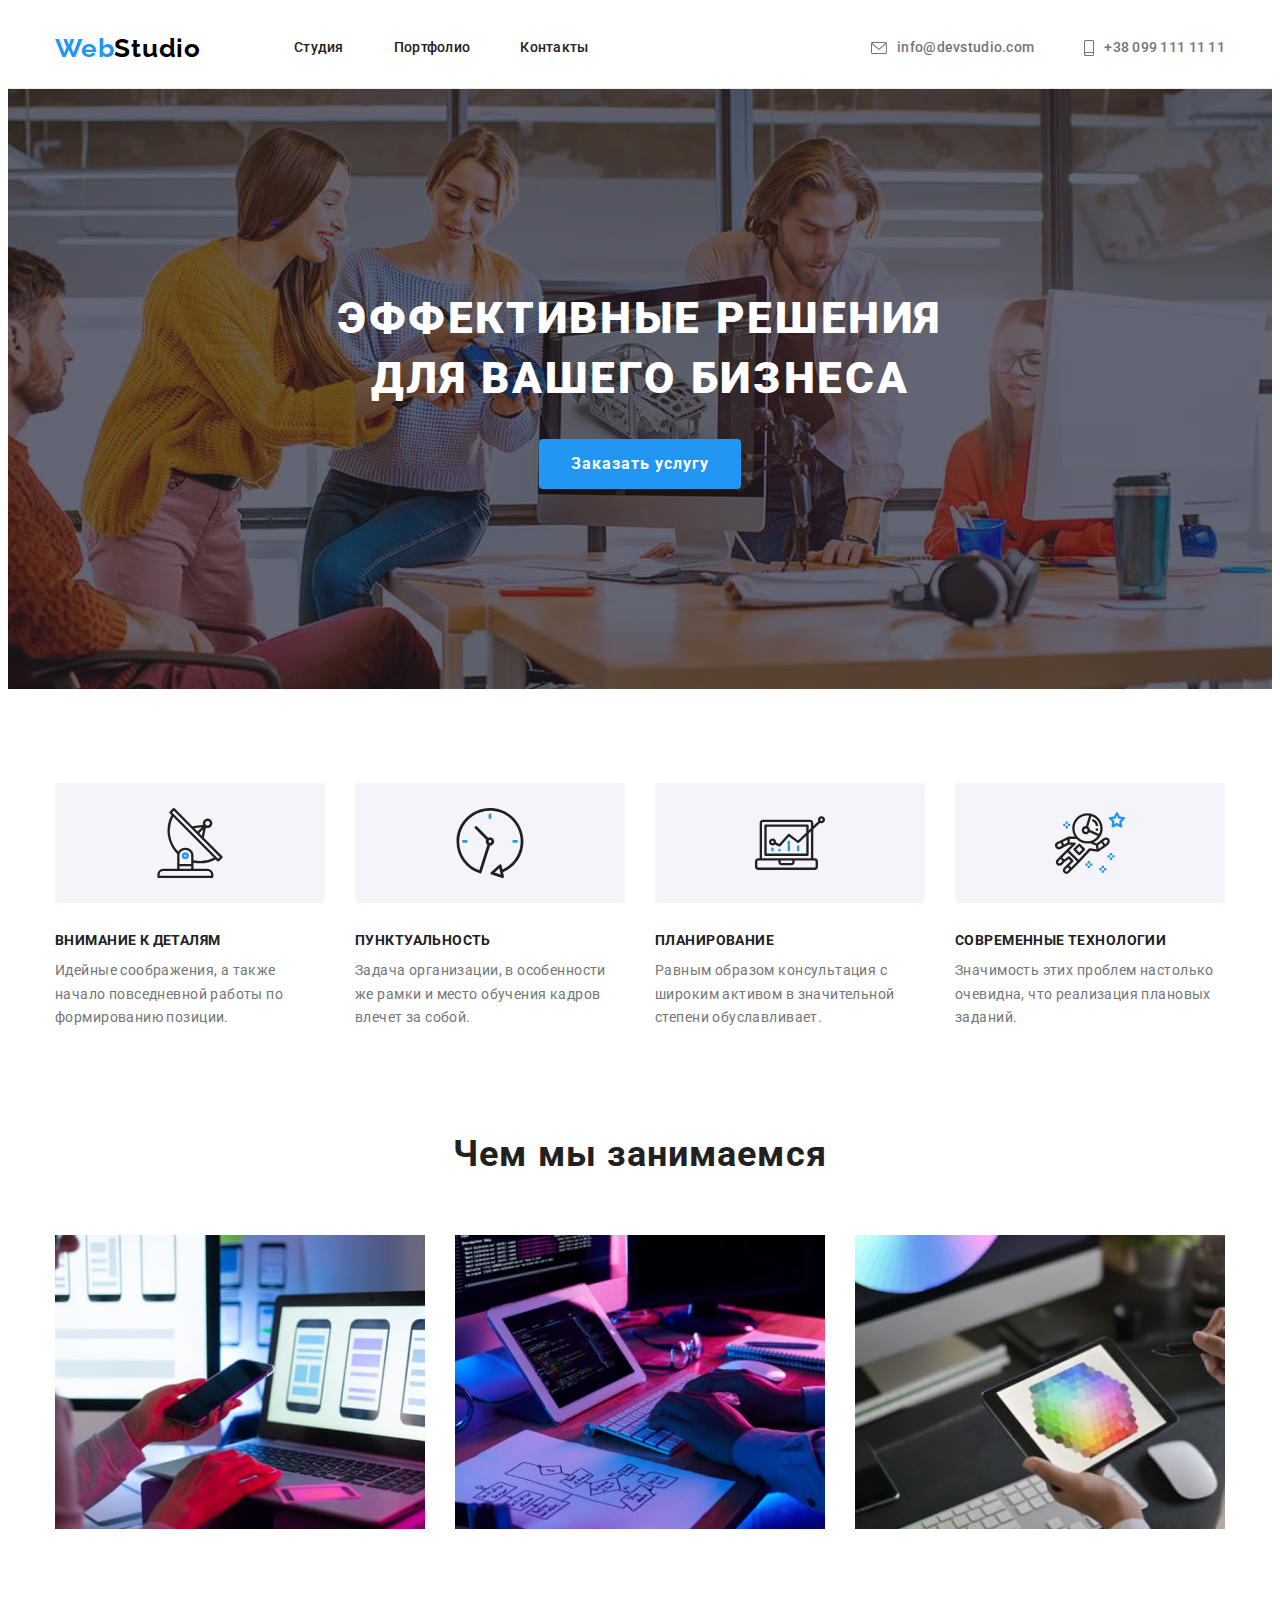
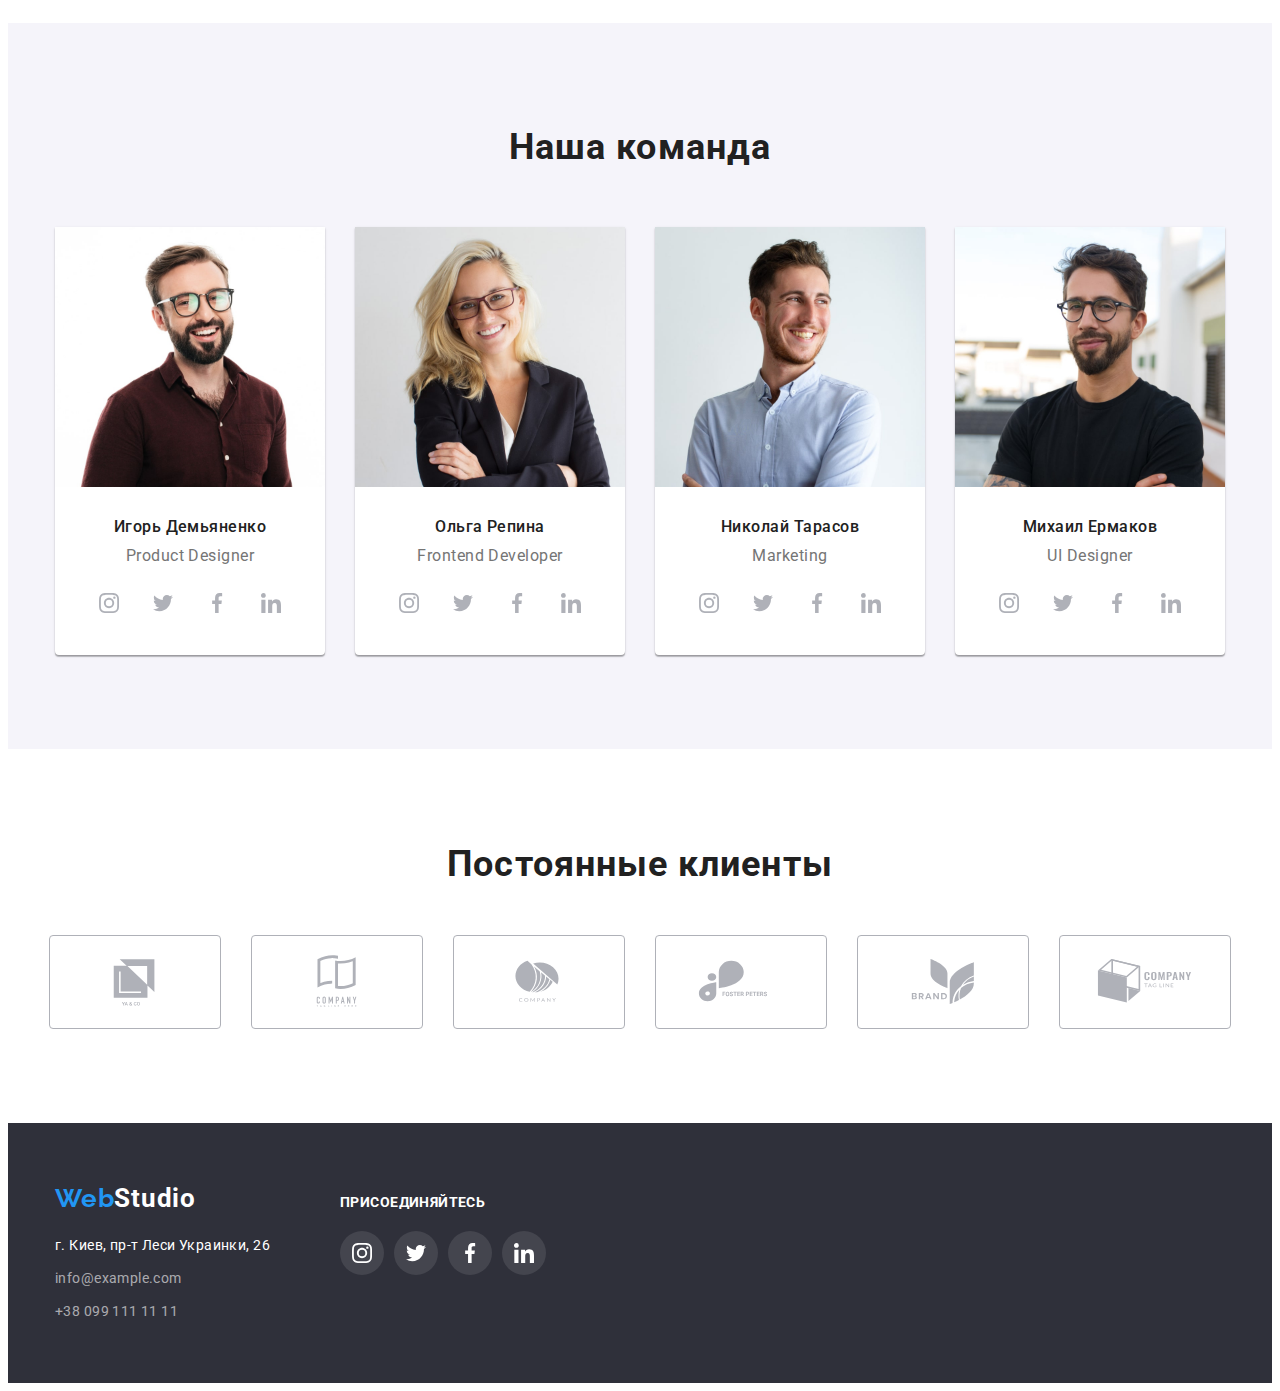
<file: index.html>
<!DOCTYPE html>
<html lang="ru">
  <head>
    <meta charset="UTF-8" />
    <meta http-equiv="X-UA-Compatible" content="IE=edge" />
    <meta name="viewport" content="width=device-width, initial-scale=1.0" />
    <title>Document</title>
    <link rel="preconnect" href="https://fonts.googleapis.com" />
    <link rel="preconnect" href="https://fonts.gstatic.com" crossorigin />
    <link
      href="https://fonts.googleapis.com/css2?family=Raleway:wght@700&family=Roboto:wght@400;500;700;900&display=swap"
      rel="stylesheet"
    />
    <link
      rel="stylesheet"
      href="https://cdnjs.cloudflare.com/ajax/libs/modern-normalize/1.1.0/modern-normalize.min.css"
      integrity="sha512-wpPYUAdjBVSE4KJnH1VR1HeZfpl1ub8YT/NKx4PuQ5NmX2tKuGu6U/JRp5y+Y8XG2tV+wKQpNHVUX03MfMFn9Q=="
      crossorigin="anonymous"
      referrerpolicy="no-referrer"
    />
    <link rel="stylesheet" href="./css/styles.css" />
  </head>
  <body>
    <!-- header -->
    <header class="header">
      <div class="container header-main">
        <a class="header-logo-secondary link" href="./index.html"
          ><span class="header-logo-main">Web</span>Studio</a
        >
        <nav class="header-navigation">
          <ul class="header-list list">
            <li class="header-item">
              <a class="header-link link" href="./index.html">Студия</a>
            </li>
            <li class="header-item">
              <a class="header-link link" href="./portfolio.html">Портфолио</a>
            </li>
            <li class="header-item"><a class="header-link link" href="">Контакты</a></li>
          </ul>
        </nav>
        <ul class="header-contacts list">
          <li class="item">
            <a class="header-mail link" href="mailto:info@devstudio.com">
              <svg class="header-contacts-icon svg-aktiv" width="16" height="12">
                <use href="./images/symbol-defs.svg#icon-mail"></use>
              </svg>
              info@devstudio.com</a
            >
          </li>
          <li class="item">
            <a class="header-tel link" href="tel:+380991111111">
              <svg class="header-contacts-icon svg-aktiv" width="10" height="16">
                <use href="./images/symbol-defs.svg#icon-smartphone"></use>
              </svg>
              +38 099 111 11 11</a
            >
          </li>
        </ul>
      </div>
    </header>
    <main>
      <!-- герой -->
      <section class="hero">
        <h1 class="hero-title">Эффективные решения для вашего бизнеса</h1>
        <button class="hero-btn" type="button">Заказать услугу</button>
      </section>
      <!-- особености -->
      <section class="dignity section">
        <div class="container">
          <h2 hidden>особености</h2>
          <ul class="dignity-list list">
            <li class="dignity-item">
              <div class="thumb">
                <svg class="dignity-item-icon svg" width="70" height="70">
                  <use href="./images/symbol-defs.svg#icon-antenna"></use>
                </svg>
              </div>
              <h3 class="dignity-title">Внимание к деталям</h3>
              <p class="dignity-text">
                Идейные соображения, а также начало повседневной работы по формированию позиции.
              </p>
            </li>
            <li class="dignity-item">
              <div class="thumb">
                <svg class="dignity-item-icon svg" width="70" height="70">
                  <use href="./images/symbol-defs.svg#icon-clock"></use>
                </svg>
              </div>
              <h3 class="dignity-title">Пунктуальность</h3>
              <p class="dignity-text">
                Задача организации, в особенности же рамки и место обучения кадров влечет за собой.
              </p>
            </li>
            <li class="dignity-item">
              <div class="thumb">
                <svg class="dignity-item-icon svg" width="70" height="70">
                  <use href="./images/symbol-defs.svg#icon-diagram"></use>
                </svg>
              </div>
              <h3 class="dignity-title">Планирование</h3>
              <p class="dignity-text">
                Равным образом консультация с широким активом в значительной степени обуславливает.
              </p>
            </li>
            <li class="dignity-item">
              <div class="thumb">
                <svg class="dignity-item-icon svg" width="70" height="70">
                  <use href="./images/symbol-defs.svg#icon-astronaut"></use>
                </svg>
              </div>
              <h3 class="dignity-title">Современные технологии</h3>
              <p class="dignity-text">
                Значимость этих проблем настолько очевидна, что реализация плановых заданий.
              </p>
            </li>
          </ul>
        </div>
      </section>
      <!-- Чем мы занимаемся -->
      <section class="doing section">
        <div class="container">
          <h2 class="doing-title">Чем мы занимаемся</h2>
          <ul class="doing-list list">
            <li class="doing-item">
              <img
                class="doing-img"
                src="./images/img2.jpg"
                alt="набор алгоритма на компьютере"
                width="370"
                height="294"
              />
            </li>
            <li class="doing-item">
              <img
                class="doing-img"
                src="./images/img1.jpg"
                alt="разработка мобильного приложения"
                width="370"
                height="294"
              />
            </li>
            <li class="doing-item">
              <img
                class="doing-img"
                src="./images/img3.jpg"
                alt="дизайн на планшете"
                width="370"
                height="294"
              />
            </li>
          </ul>
        </div>
      </section>
      <!-- Наша команда -->
      <section class="command section">
        <div class="container">
          <h2 class="command-title">Наша команда</h2>
          <ul class="command-list list">
            <li class="command-item">
              <img
                class="command-item-img"
                src="./images/photo1.jpg "
                alt="Игорь Демьяненко"
                width="270"
                height="260"
              />
              <div class="command-item-box">
                <h3 class="command-item-title">Игорь Демьяненко</h3>
                <p class="command-item-text" lang="en">Product Designer</p>
                <ul class="command-contacts-list">
                  <li class="command-contacts-item">
                    <div class="command-thumb-icon">
                      <a class="command-thumb-link" href="https://www.instagram.com">
                        <svg class="command-item-icon svg" width="20" height="20">
                          <use href="./images/symbol-defs.svg#icon-instagram"></use>
                        </svg>
                      </a>
                    </div>
                  </li>
                  <li class="command-contacts-item">
                    <div class="command-thumb-icon">
                      <a class="command-thumb-link" href="https://twitter.com">
                        <svg class="command-item-icon svg" width="20" height="20">
                          <use href="./images/symbol-defs.svg#icon-twitter"></use>
                        </svg>
                      </a>
                    </div>
                  </li>
                  <li class="command-contacts-item">
                    <div class="command-thumb-icon">
                      <a class="command-thumb-link" href="https://www.facebook.com">
                        <svg class="command-item-icon svg" width="20" height="20">
                          <use href="./images/symbol-defs.svg#icon-facebook"></use>
                        </svg>
                      </a>
                    </div>
                  </li>
                  <li class="command-contacts-item">
                    <div class="command-thumb-icon">
                      <a class="command-thumb-link" href="https://www.instagram.com">
                        <svg class="command-item-icon svg" width="20" height="20">
                          <use href="./images/symbol-defs.svg#icon-linkedin"></use>
                        </svg>
                      </a>
                    </div>
                  </li>
                </ul>
              </div>
            </li>
            <li class="command-item">
              <img
                class="command-item-img"
                src="./images/photo2.jpg "
                alt="Ольга Репина"
                width="270"
                height="260"
              />
              <div class="command-item-box">
                <h3 class="command-item-title">Ольга Репина</h3>
                <p class="command-item-text" lang="en">Frontend Developer</p>
                <ul class="command-contacts-list">
                  <li class="command-contacts-item">
                    <div class="command-thumb-icon">
                      <a class="command-thumb-link" href="https://www.instagram.com">
                        <svg class="command-item-icon svg" width="20" height="20">
                          <use href="./images/symbol-defs.svg#icon-instagram"></use>
                        </svg>
                      </a>
                    </div>
                  </li>
                  <li class="command-contacts-item">
                    <div class="command-thumb-icon">
                      <a class="command-thumb-link" href="https://twitter.com">
                        <svg class="command-item-icon svg" width="20" height="20">
                          <use href="./images/symbol-defs.svg#icon-twitter"></use>
                        </svg>
                      </a>
                    </div>
                  </li>
                  <li class="command-contacts-item">
                    <div class="command-thumb-icon">
                      <a class="command-thumb-link" href="https://www.facebook.com">
                        <svg class="command-item-icon svg" width="20" height="20">
                          <use href="./images/symbol-defs.svg#icon-facebook"></use>
                        </svg>
                      </a>
                    </div>
                  </li>
                  <li class="command-contacts-item">
                    <div class="command-thumb-icon">
                      <a class="command-thumb-link" href="https://www.instagram.com">
                        <svg class="command-item-icon svg" width="20" height="20">
                          <use href="./images/symbol-defs.svg#icon-linkedin"></use>
                        </svg>
                      </a>
                    </div>
                  </li>
                </ul>
              </div>
            </li>
            <li class="command-item">
              <img
                class="command-item-img"
                src="./images/photo3.jpg "
                alt="Николай Тарасов"
                width="270"
                height="260"
              />
              <div class="command-item-box">
                <h3 class="command-item-title">Николай Тарасов</h3>
                <p class="command-item-text" lang="en">Marketing</p>
                <ul class="command-contacts-list">
                  <li class="command-contacts-item">
                    <div class="command-thumb-icon">
                      <a class="command-thumb-link" href="https://www.instagram.com">
                        <svg class="command-item-icon svg" width="20" height="20">
                          <use href="./images/symbol-defs.svg#icon-instagram"></use>
                        </svg>
                      </a>
                    </div>
                  </li>
                  <li class="command-contacts-item">
                    <div class="command-thumb-icon">
                      <a class="command-thumb-link" href="https://twitter.com">
                        <svg class="command-item-icon svg" width="20" height="20">
                          <use href="./images/symbol-defs.svg#icon-twitter"></use>
                        </svg>
                      </a>
                    </div>
                  </li>
                  <li class="command-contacts-item">
                    <div class="command-thumb-icon">
                      <a class="command-thumb-link" href="https://www.facebook.com">
                        <svg class="command-item-icon svg" width="20" height="20">
                          <use href="./images/symbol-defs.svg#icon-facebook"></use>
                        </svg>
                      </a>
                    </div>
                  </li>
                  <li class="command-contacts-item">
                    <div class="command-thumb-icon">
                      <a class="command-thumb-link" href="https://www.instagram.com">
                        <svg class="command-item-icon svg" width="20" height="20">
                          <use href="./images/symbol-defs.svg#icon-linkedin"></use>
                        </svg>
                      </a>
                    </div>
                  </li>
                </ul>
              </div>
            </li>
            <li class="command-item">
              <img
                class="command-item-img"
                src="./images/photo4.jpg "
                alt="Михаил Ермаков"
                width="270"
                height="260"
              />
              <div class="command-item-box">
                <h3 class="command-item-title">Михаил Ермаков</h3>
                <p class="command-item-text" lang="en">UI Designer</p>
                <ul class="command-contacts-list">
                  <li class="command-contacts-item">
                    <div class="command-thumb-icon">
                      <a class="command-thumb-link" href="https://www.instagram.com">
                        <svg class="command-item-icon svg" width="20" height="20">
                          <use href="./images/symbol-defs.svg#icon-instagram"></use>
                        </svg>
                      </a>
                    </div>
                  </li>
                  <li class="command-contacts-item">
                    <div class="command-thumb-icon">
                      <a class="command-thumb-link" href="https://twitter.com">
                        <svg class="command-item-icon svg" width="20" height="20">
                          <use href="./images/symbol-defs.svg#icon-twitter"></use>
                        </svg>
                      </a>
                    </div>
                  </li>
                  <li class="command-contacts-item">
                    <div class="command-thumb-icon">
                      <a class="command-thumb-link" href="https://www.facebook.com">
                        <svg class="command-item-icon svg" width="20" height="20">
                          <use href="./images/symbol-defs.svg#icon-facebook"></use>
                        </svg>
                      </a>
                    </div>
                  </li>
                  <li class="command-contacts-item">
                    <div class="command-thumb-icon">
                      <a class="command-thumb-link" href="https://www.instagram.com">
                        <svg class="command-item-icon svg" width="20" height="20">
                          <use href="./images/symbol-defs.svg#icon-linkedin"></use>
                        </svg>
                      </a>
                    </div>
                  </li>
                </ul>
              </div>
            </li>
          </ul>
        </div>
      </section>
      <!-- Постоянные клиенты -->
      <section class="section">
        <div class="container">
          <h2 class="clients-title">Постоянные клиенты</h2>
          <ul class="clients-list">
            <li class="clients-item">
              <a href="" class="clients-link">
                <svg class="clients-logo" width="106" height="60">
                  <use href="./images/symbol-defs.svg#icon-logo1"></use>
                </svg>
              </a>
            </li>
            <li class="clients-item">
              <a href="" class="clients-link">
                <svg class="clients-logo" width="106" height="60">
                  <use href="./images/symbol-defs.svg#icon-logo2"></use>
                </svg>
              </a>
            </li>
            <li class="clients-item">
              <a href="" class="clients-link">
                <svg class="clients-logo" width="106" height="60">
                  <use href="./images/symbol-defs.svg#icon-logo3"></use>
                </svg>
              </a>
            </li>
            <li class="clients-item">
              <a href="" class="clients-link">
                <svg class="clients-logo" width="106" height="60">
                  <use href="./images/symbol-defs.svg#icon-logo4"></use>
                </svg>
              </a>
            </li>
            <li class="clients-item">
              <a href="" class="clients-link">
                <svg class="clients-logo" width="106" height="60">
                  <use href="./images/symbol-defs.svg#icon-logo5"></use>
                </svg>
              </a>
            </li>
            <li class="clients-item">
              <a href="" class="clients-link">
                <svg class="clients-logo" width="106" height="60">
                  <use href="./images/symbol-defs.svg#icon-logo6"></use>
                </svg>
              </a>
            </li>
          </ul>
        </div>
      </section>
    </main>
    <!-- footer -->
    <footer class="footer">
      <div class="footer-cont container">
        <div class="footer-address">
          <a class="footer-logo-secondary link" href="./index.html"
            ><span class="footer-logo-main">Web</span>Studio</a
          >
          <ul class="footer-list list">
            <li class="footer-item">
              <a
                class="footer-link link"
                href="https://goo.gl/maps/hm23kZoBvh1uXd2n6"
                target="_blank"
                rel="noopener noreferrer"
                >г. Киев, пр-т Леси Украинки, 26</a
              >
            </li>
            <li class="footer-item">
              <a class="footer-mail link" href="mailto:info@example.com">info@example.com</a>
            </li>
            <li class="footer-item">
              <a class="footer-tel link" href="tel:+380991111111">+38 099 111 11 11</a>
            </li>
          </ul>
        </div>
        <div class="footer-social">
          <h3 class="footer-social-title">присоединяйтесь</h3>
          <ul class="footer-social-list">
            <li class="footer-social-item">
              <div class="footer-social-icon">
                <a class="footer-social-link" href="https://www.instagram.com">
                  <svg class="footer-social-icon svg" width="20" height="20">
                    <use href="./images/symbol-defs.svg#icon-instagram"></use>
                  </svg>
                </a>
              </div>
            </li>
            <li class="footer-social-item">
              <div class="footer-social-icon">
                <a class="footer-social-link" href="https://twitter.com">
                  <svg class="footer-social-icon svg" width="20" height="20">
                    <use href="./images/symbol-defs.svg#icon-twitter"></use>
                  </svg>
                </a>
              </div>
            </li>
            <li class="footer-social-item">
              <div class="footer-social-icon">
                <a class="footer-social-link" href="https://www.facebook.com">
                  <svg class="footer-social-icon svg" width="20" height="20">
                    <use href="./images/symbol-defs.svg#icon-facebook"></use>
                  </svg>
                </a>
              </div>
            </li>
            <li class="footer-social-item">
              <div class="footer-social-icon">
                <a class="footer-social-link" href="https://www.instagram.com">
                  <svg class="footer-social-icon svg" width="20" height="20">
                    <use href="./images/symbol-defs.svg#icon-linkedin"></use>
                  </svg>
                </a>
              </div>
            </li>
          </ul>
        </div>
      </div>
    </footer>
  </body>
</html>
</file>
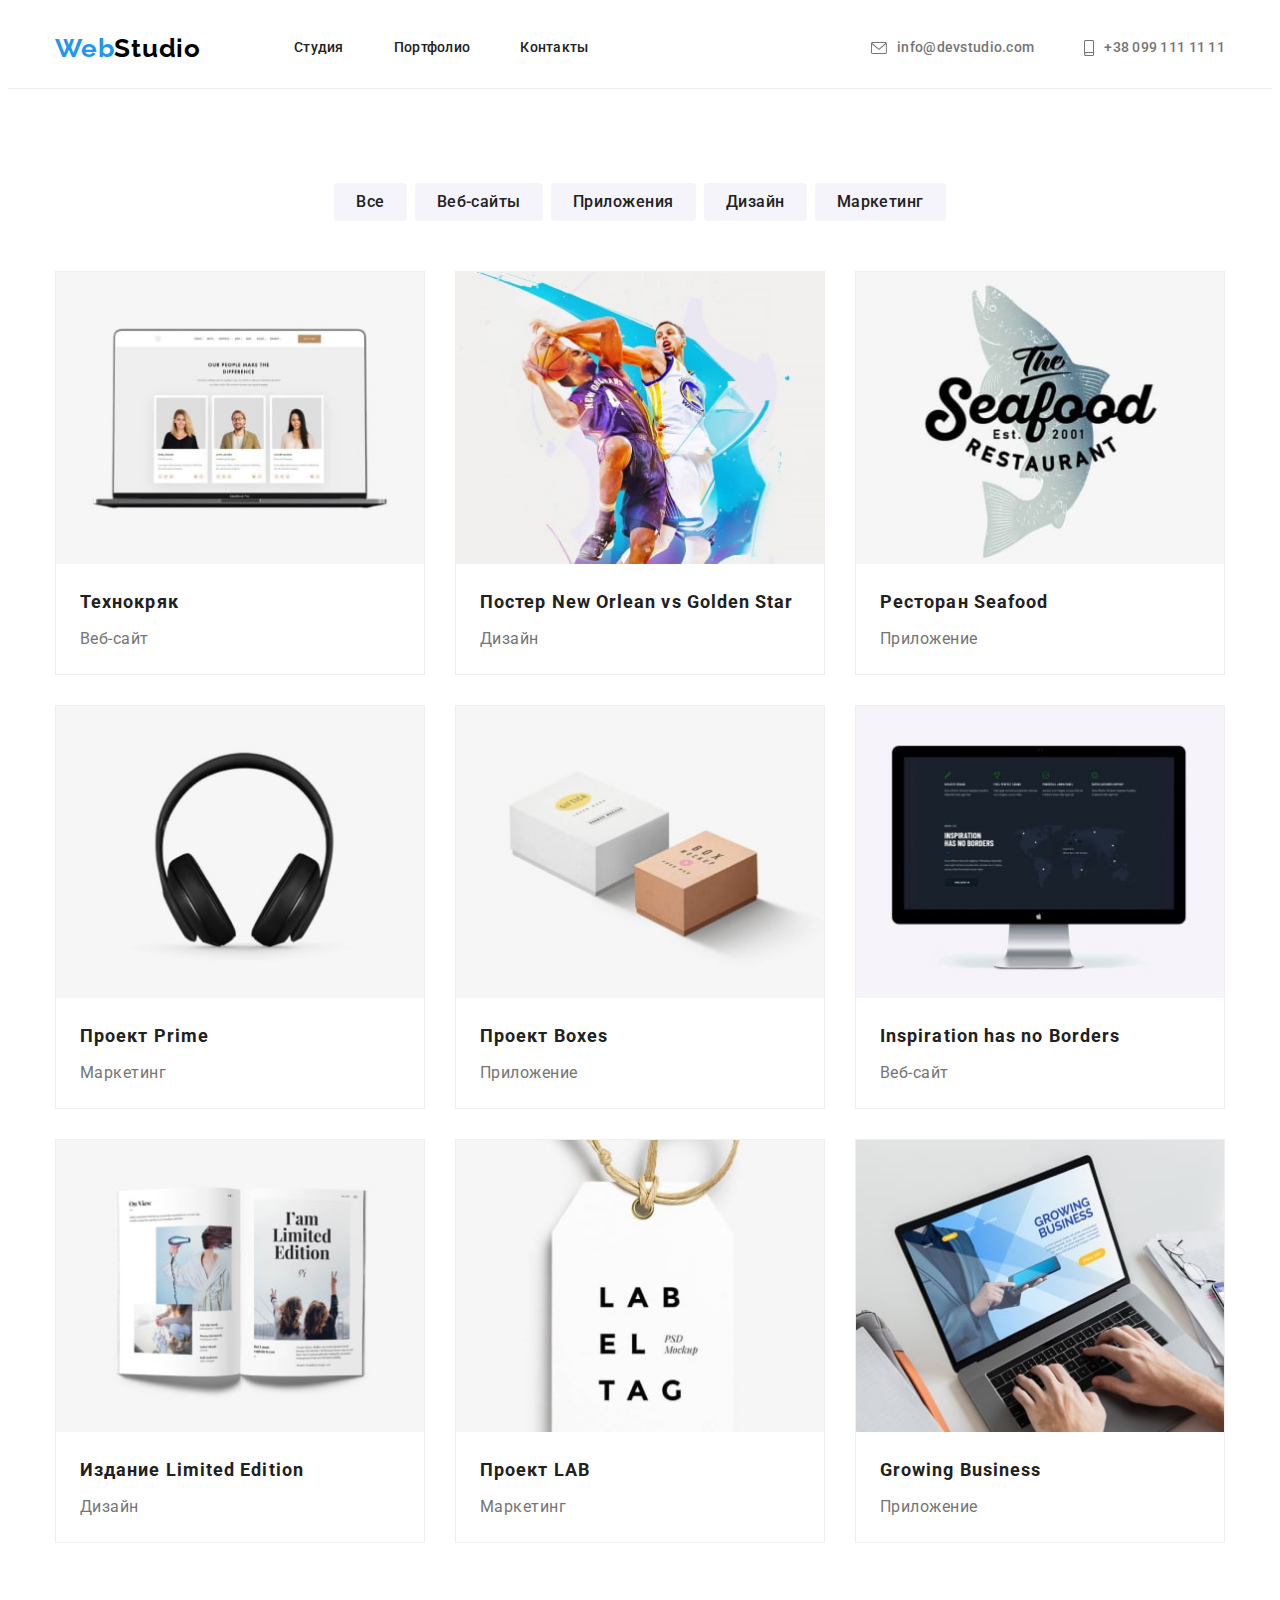
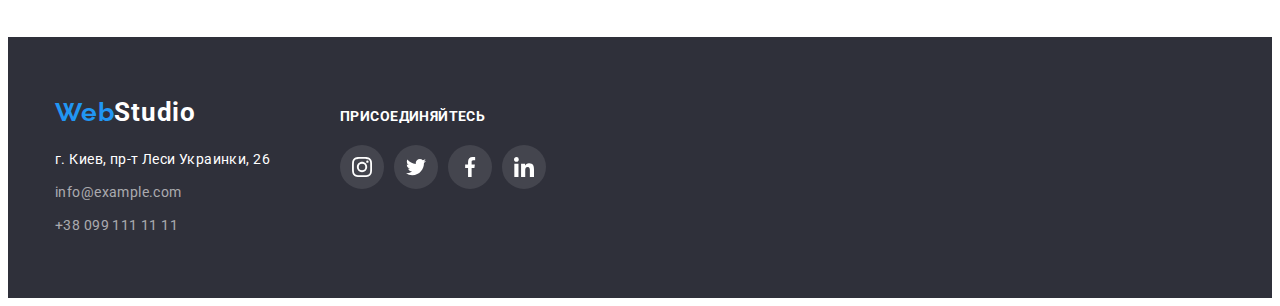
<file: portfolio.html>
<!DOCTYPE html>
<html lang="ru">
  <head>
    <meta charset="UTF-8" />
    <meta http-equiv="X-UA-Compatible" content="IE=edge" />
    <meta name="viewport" content="width=device-width, initial-scale=1.0" />
    <title>Document</title>
    <link rel="preconnect" href="https://fonts.googleapis.com" />
    <link rel="preconnect" href="https://fonts.gstatic.com" crossorigin />
    <link
      href="https://fonts.googleapis.com/css2?family=Raleway:wght@700&family=Roboto:wght@400;500;700;900&display=swap"
      rel="stylesheet"
    />
    <link
      rel="stylesheet"
      href="https://cdnjs.cloudflare.com/ajax/libs/modern-normalize/1.1.0/modern-normalize.min.css"
      integrity="sha512-wpPYUAdjBVSE4KJnH1VR1HeZfpl1ub8YT/NKx4PuQ5NmX2tKuGu6U/JRp5y+Y8XG2tV+wKQpNHVUX03MfMFn9Q=="
      crossorigin="anonymous"
      referrerpolicy="no-referrer"
    />
    <link rel="stylesheet" href="./css/styles.css" />
  </head>
  <body>
    <!-- header -->
    <header class="header">
      <div class="container header-main">
        <a class="header-logo-secondary link" href="./index.html"
          ><span class="header-logo-main">Web</span>Studio</a
        >
        <nav class="header-navigation">
          <ul class="header-list list">
            <li class="header-item">
              <a class="header-link link" href="./index.html">Студия</a>
            </li>
            <li class="header-item">
              <a class="header-link link" href="./portfolio.html">Портфолио</a>
            </li>
            <li class="header-item"><a class="header-link link" href="">Контакты</a></li>
          </ul>
        </nav>
        <ul class="header-contacts list">
          <li class="item">
            <a class="header-mail link" href="mailto:info@devstudio.com">
              <svg class="header-contacts-icon svg-aktiv" width="16" height="12">
                <use href="./images/symbol-defs.svg#icon-mail"></use>
              </svg>
              info@devstudio.com</a
            >
          </li>
          <li class="item">
            <a class="header-tel link" href="tel:+380991111111">
              <svg class="header-contacts-icon svg-aktiv" width="10" height="16">
                <use href="./images/symbol-defs.svg#icon-smartphone"></use>
              </svg>
              +38 099 111 11 11</a
            >
          </li>
        </ul>
      </div>
    </header>
    <main>
      <!-- портфолио -->
      <section class="portfolio section">
        <div class="container">
          <ul class="portfolio-filtr list">
            <li class="portfolio-filtr-item">
              <button type="button" class="portfolio-filtr-button">Все</button>
            </li>
            <li class="portfolio-filtr-item">
              <button type="button" class="portfolio-filtr-button">Веб-сайты</button>
            </li>
            <li class="portfolio-filtr-item">
              <button type="button" class="portfolio-filtr-button">Приложения</button>
            </li>
            <li class="portfolio-filtr-item">
              <button type="button" class="portfolio-filtr-button">Дизайн</button>
            </li>
            <li class="portfolio-filtr-item">
              <button type="button" class="portfolio-filtr-button">Маркетинг</button>
            </li>
          </ul>
          <ul class="works list">
            <li class="works-item link">
              <a class="link" href="">
                <img
                  class="works-img"
                  src="./images/work1.jpg"
                  alt="Технокряк"
                  width="370"
                  height="294"
                />
                <div class="works-item-cont">
                  <h3 class="works-title">Технокряк</h3>
                  <p class="works-item-text">Веб-сайт</p>
                </div>
              </a>
            </li>
            <li class="works-item">
              <a class="link" href="">
                <img
                  class="works-img"
                  src="./images/work2.jpg"
                  alt="Постер New Orlean vs Golden Star"
                  width="370"
                  height="294"
                />
                <div class="works-item-cont">
                  <h3 class="works-title">Постер New Orlean vs Golden Star</h3>
                  <p class="works-item-text">Дизайн</p>
                </div>
              </a>
            </li>
            <li class="works-item">
              <a class="link" href="">
                <img
                  class="works-img"
                  src="./images/work3.jpg"
                  alt="Ресторан Seafood"
                  width="370"
                  height="294"
                />
                <div class="works-item-cont">
                  <h3 class="works-title">Ресторан Seafood</h3>
                  <p class="works-item-text">Приложение</p>
                </div>
              </a>
            </li>
            <li class="works-item">
              <a class="link" href="">
                <img
                  class="works-img"
                  src="./images/work4.jpg"
                  alt="Проект Prime"
                  width="370"
                  height="294"
                />
                <div class="works-item-cont">
                  <h3 class="works-title">Проект Prime</h3>
                  <p class="works-item-text">Маркетинг</p>
                </div>
              </a>
            </li>
            <li class="works-item">
              <a class="link" href="">
                <img
                  class="works-img"
                  src="./images/work5.jpg"
                  alt="Проект Boxes"
                  width="370"
                  height="294"
                />
                <div class="works-item-cont">
                  <h3 class="works-title">Проект Boxes</h3>
                  <p class="works-item-text">Приложение</p>
                </div>
              </a>
            </li>
            <li class="works-item">
              <a class="link" href="">
                <img
                  class="works-img"
                  src="./images/work6.jpg"
                  alt="Inspiration has no Borders"
                  width="370"
                  height="294"
                />
                <div class="works-item-cont">
                  <h3 class="works-title">Inspiration has no Borders</h3>
                  <p class="works-item-text">Веб-сайт</p>
                </div>
              </a>
            </li>
            <li class="works-item">
              <a class="link" href="">
                <img
                  class="works-img"
                  src="./images/work7.jpg"
                  alt="Издание Limited Edition"
                  width="370"
                  height="294"
                />
                <div class="works-item-cont">
                  <h3 class="works-title">Издание Limited Edition</h3>
                  <p class="works-item-text">Дизайн</p>
                </div>
              </a>
            </li>
            <li class="works-item">
              <a class="link" href="">
                <img
                  class="works-img"
                  src="./images/work8.jpg"
                  alt="Проект LAB"
                  width="370"
                  height="294"
                />
                <div class="works-item-cont">
                  <h3 class="works-title">Проект LAB</h3>
                  <p class="works-item-text">Маркетинг</p>
                </div>
              </a>
            </li>
            <li class="works-item">
              <a class="link" href="">
                <img
                  class="works-img"
                  src="./images/work9.jpg"
                  alt="Growing Business"
                  width="370"
                  height="294"
                />
                <div class="works-item-cont">
                  <h3 class="works-title">Growing Business</h3>
                  <p class="works-item-text">Приложение</p>
                </div>
              </a>
            </li>
          </ul>
        </div>
      </section>
    </main>
    <!-- footer -->
    <footer class="footer">
      <div class="footer-cont container">
        <div class="footer-address">
          <a class="footer-logo-secondary link" href="./index.html"
            ><span class="footer-logo-main">Web</span>Studio</a
          >
          <ul class="footer-list list">
            <li class="footer-item">
              <a
                class="footer-link link"
                href="https://goo.gl/maps/hm23kZoBvh1uXd2n6"
                target="_blank"
                rel="noopener noreferrer"
                >г. Киев, пр-т Леси Украинки, 26</a
              >
            </li>
            <li class="footer-item">
              <a class="footer-mail link" href="mailto:info@example.com">info@example.com</a>
            </li>
            <li class="footer-item">
              <a class="footer-tel link" href="tel:+380991111111">+38 099 111 11 11</a>
            </li>
          </ul>
        </div>
        <div class="footer-social">
          <h3 class="footer-social-title">присоединяйтесь</h3>
          <ul class="footer-social-list">
            <li class="footer-social-item">
              <div class="footer-social-icon">
                <a class="footer-social-link" href="https://www.instagram.com">
                  <svg class="footer-social-icon svg" width="20" height="20">
                    <use href="./images/symbol-defs.svg#icon-instagram"></use>
                  </svg>
                </a>
              </div>
            </li>
            <li class="footer-social-item">
              <div class="footer-social-icon">
                <a class="footer-social-link" href="https://twitter.com">
                  <svg class="footer-social-icon svg" width="20" height="20">
                    <use href="./images/symbol-defs.svg#icon-twitter"></use>
                  </svg>
                </a>
              </div>
            </li>
            <li class="footer-social-item">
              <div class="footer-social-icon">
                <a class="footer-social-link" href="https://www.facebook.com">
                  <svg class="footer-social-icon svg" width="20" height="20">
                    <use href="./images/symbol-defs.svg#icon-facebook"></use>
                  </svg>
                </a>
              </div>
            </li>
            <li class="footer-social-item">
              <div class="footer-social-icon">
                <a class="footer-social-link" href="https://www.instagram.com">
                  <svg class="footer-social-icon svg" width="20" height="20">
                    <use href="./images/symbol-defs.svg#icon-linkedin"></use>
                  </svg>
                </a>
              </div>
            </li>
          </ul>
        </div>
      </div>
    </footer>
  </body>
</html>
</file>
<file: css/styles.css>
:root {
  --main-title-color: #2196f3;
  --btn-hover: #188ce8;
  --second-title-color: #212121;
  --third-tittle-color: #000000;
  --fourth-tittle-color: #ffffff;
  --main-text-color: #757575;
  --second-text-color: #ffffff;
  --subtitle-color: #000000;
  --footer-text-color: rgba(255, 255, 255, 0.6);
  --background-title-color: #2f303a;
  --dignity-bgc: #e5e5e5;
  --dgc-filter: #f5f4fa;
  --border-header: #ececec;
  --border-portfolio: #eeeeee;
  --link-color: #afb1b8;
}
body {
  font-family: Roboto, sans-serif;
  background-color: var(--second-text-color);
}
p,
h1,
h2,
h3,
h4,
h5,
h6 {
  margin: 0;
}
ul {
  margin: 0;
  padding: 0;
  list-style: none;
}
.list {
  list-style: none;
  margin: 0;
  padding: 0;
}
.link {
  text-decoration: none;
}
.container {
  box-sizing: border-box;
  width: 1200px;
  padding-left: 15px;
  padding-right: 15px;
  margin: 0 auto;
}
.svg-aktiv:hover,
.svg-aktiv:focus {
  fill: var(--main-title-color);
}
/* --------------------HEADER------------------------- */
.header {
  background-color: var(--fourth-tittle-color);
  border-bottom: 1px solid var(--border-header);
}
.header-main {
  display: flex;
  align-items: center;
}
.header-logo-main {
  font-family: Raleway;
  color: var(--main-title-color);
  font-weight: 700;
  font-size: 26px;
  line-height: 1.19;
  letter-spacing: 0.03em;
}
.header-logo-secondary {
  margin-right: 93px;
  font-family: Raleway;
  font-weight: 700;
  font-size: 26px;
  line-height: 1.19;
  letter-spacing: 0.03em;
  color: var(--third-tittle-color);
}
.header-link:active,
.header-link:hover,
.header-link:focus,
.header-mail:active,
.header-mail:hover,
.header-mail:focus,
.header-tel:focus,
.header-tel:active,
.header-tel:hover,
.works-item-text:active,
.works-item-text:hover,
.works-item-text:focus,
.works-title:active,
.works-title:focus,
.works-title:hover {
  color: var(--main-title-color);
}
.header-list {
  display: flex;
}
.header-item:not(:last-child) {
  margin-right: 50px;
}
.header-link {
  display: block;
  padding-top: 32px;
  padding-bottom: 32px;
  font-weight: 500;
  font-size: 14px;
  line-height: 1.14;
  letter-spacing: 0.02em;
  color: var(--second-title-color);
}
.header-contacts {
  display: flex;
  margin-left: auto;
}
.header-contacts .item + .item {
  margin-left: 50px;
}
.header-contacts-icon {
  display: block;
  padding: 0;
  fill: currentColor;
  margin-right: 10px;
  justify-content: center;
}
.header-mail {
  padding-top: 32px;
  padding-bottom: 32px;
  font-weight: 500;
  font-size: 14px;
  line-height: 1.14;
  display: flex;
  align-items: center;
  letter-spacing: 0.02em;
  color: var(--main-text-color);
}
.header-tel {
  padding-top: 32px;
  padding-bottom: 32px;
  font-weight: 500;
  display: flex;
  align-items: center;
  font-size: 14px;
  line-height: 1.14;
  letter-spacing: 0.02em;
  color: var(--main-text-color);
}
/* --------------------BODY---------------------------------- */
.section {
  padding-top: 94px;
  padding-bottom: 94px;
}
/* --------------------HERO---------------------------------- */
.hero {
  padding: 200px 0;
  background: var(--background-title-color);
  text-align: center;
  background-image: linear-gradient(rgba(47, 48, 58, 0.4), rgba(47, 48, 58, 0.4)),
    url(../images/headerimg.jpg);
  background-repeat: no-repeat;
  background-position: 50% 50%;
}
.hero-title {
  width: 696px;
  margin-top: 0;
  margin-bottom: 30px;
  margin-left: auto;
  margin-right: auto;
  font-weight: 900;
  font-size: 44px;
  line-height: 1.36;
  text-align: center;
  letter-spacing: 0.06em;
  text-transform: uppercase;
  color: var(--second-text-color);
}
.hero-btn:hover {
  background: var(--btn-hover);
  box-shadow: 0px 4px 4px rgba(0, 0, 0, 0.15);
  border-radius: 4px;
}
.hero-btn {
  border-radius: 4px;
  border: 0;
  padding: 10px 32px;
  display: inline-block;
  cursor: progress;
  font-family: inherit;
  font-weight: 700;
  font-size: 16px;
  line-height: 1.875;
  align-items: center;
  text-align: center;
  letter-spacing: 0.06em;
  color: var(--fourth-tittle-color);
  background: var(--main-title-color);
  box-shadow: 0px 4px 4px rgba(0, 0, 0, 0.15);
}
/* --------------------ОСОБЕНОСТИ-------------------------------- */
.dignity {
  margin-top: 0px;
  margin-bottom: 0px;
  padding-top: 94px;
  padding-bottom: 94px;
}
.dignity-title {
  margin-top: 0;
  margin-bottom: 10px;
  font-weight: 700;
  font-size: 14px;
  line-height: 1.14;
  letter-spacing: 0.03em;
  text-transform: uppercase;
  color: var(--second-title-color);
}
.dignity-list {
  display: flex;
  margin-top: 0px;
  margin-bottom: 0px;
}
.thumb {
  width: 270px;
  height: 120px;
  display: flex;
  justify-content: center;
  align-items: center;
  background: var(--dgc-filter);
  border-radius: 4px;
  margin-bottom: 30px;
  /* background-size: contain;
  background-repeat: no-repeat;
  background-position: center; */
}
.dignity-item {
  width: 270px;
}
.dignity-item + .dignity-item {
  margin-left: 30px;
}
.dignity-item-icon {
  display: block;
  justify-content: center;
  align-items: center;
}
.dignity-text {
  margin-top: 0px;
  margin-bottom: 0px;
  font-size: 14px;
  line-height: 1.71;
  letter-spacing: 0.03em;
  color: var(--main-text-color);
}
/* --------------------ЧЕМ МЫ ЗАНИМАЕМСЯ------------------------- */
.doing.section {
  padding-top: 0;
}
.doing-title {
  margin-top: 0;
  margin-bottom: 50px;
  font-weight: 700;
  font-size: 36px;
  line-height: 1.67;
  text-align: center;
  letter-spacing: 0.03em;
  color: var(--second-title-color);
}
.doing-list {
  display: flex;
}
.doing-item + .doing-item {
  margin-left: 30px;
}
.doing-img {
  display: block;
  max-width: 100%;
  height: auto;
}
/* --------------------НАША КОМАНДА------------------------------ */
.command {
  background-color: var(--dgc-filter);
}
.command-list {
  display: flex;
}
.command-item {
  background: var(--fourth-tittle-color);
  box-shadow: 0px 1px 3px rgba(0, 0, 0, 0.12), 0px 1px 1px rgba(0, 0, 0, 0.14),
    0px 2px 1px rgba(0, 0, 0, 0.2);
  border-radius: 0px 0px 4px 4px;
}
.command-item:not(:nth-child(4n)) {
  margin-right: 30px;
}
.command-title {
  margin-top: 0;
  margin-bottom: 50px;
  font-weight: 700;
  font-size: 36px;
  line-height: 1.67;
  text-align: center;
  letter-spacing: 0.03em;
  color: var(--second-title-color);
}
.command-item-img {
  display: block;
  max-width: 100%;
  height: auto;
  margin-top: 0;
  margin-bottom: 0;
}
.command-item-box {
  padding-top: 30px;
  padding-bottom: 30px;
}
.command-item-title {
  margin-top: 0;
  margin-bottom: 10px;
  font-weight: 500;
  font-size: 16px;
  line-height: 1.187;
  text-align: center;
  letter-spacing: 0.03em;
  color: var(--second-title-color);
}
.command-item-text {
  margin-top: 0;
  margin-bottom: 16px;
  font-size: 16px;
  line-height: 1.187;
  text-align: center;
  letter-spacing: 0.03em;
  color: var(--main-text-color);
}
.command-contacts-list {
  display: flex;
  justify-content: center;
}
.command-contacts-item + .command-contacts-item {
  margin-left: 10px;
}
.command-thumb-link:focus,
.command-thumb-link:hover {
  color: #fff;
  background-color: var(--main-title-color);
}
.command-thumb-link {
  width: 44px;
  height: 44px;
  display: flex;
  align-items: center;
  justify-content: center;
  border-radius: 50%;
  background-color: var(--second-text-color);
  color: var(--link-color);
}
.command-item-icon {
  fill: currentColor;
}
/* --------------------Постоянные клиенты----------------------- */
.clients-title {
  font-weight: 700;
  font-size: 36px;
  line-height: 1.17;
  text-align: center;
  margin-bottom: 50px;
  letter-spacing: 0.03em;
  color: var(--second-title-color);
}
.clients-list {
  display: flex;
  justify-content: center;
}
.clients-item + .clients-item {
  margin-left: 30px;
}
.clients-link:hover,
.clients-link:focus {
  color: var(--main-title-color);
  border: 1px solid var(--main-title-color);
}
.clients-link {
  display: flex;
  width: 170px;
  height: 92px;
  justify-content: center;
  align-items: center;
  border: 1px solid var(--link-color);
  color: var(--link-color);
  background-color: var(--second-text-color);
  border-radius: 4px;
}
.clients-logo {
  fill: currentColor;
}
/* --------------------FOOTER----------------------------------- */
.footer {
  padding: 60px 0;
  background: var(--background-title-color);
}
.footer-cont {
  display: flex;
  align-items: baseline;
}
.footer-logo-main {
  font-family: Raleway;
  color: var(--main-title-color);
  font-weight: 700;
  font-size: 26px;
  line-height: 1.19;
  letter-spacing: 0.03em;
}
.footer-logo-secondary {
  font-weight: 700;
  font-size: 26px;
  line-height: 1.19;
  letter-spacing: 0.03em;
  color: var(--fourth-tittle-color);
}
.footer-list {
  margin-top: 20px;
}
.footer-item + .footer-item {
  margin-top: 9px;
}
.footer-link {
  display: flex;
  font-size: 14px;
  line-height: 1.71;
  letter-spacing: 0.03em;
  color: var(--second-text-color);
}
.footer-mail {
  font-size: 14px;
  line-height: 1.71;
  letter-spacing: 0.03em;
  color: var(--footer-text-color);
}
.footer-tel {
  font-size: 14px;
  line-height: 1.71;
  letter-spacing: 0.03em;
  color: var(--footer-text-color);
}
.footer-social {
  margin-left: 70px;
}
.footer-social-title {
  font-weight: 700;
  font-size: 14px;
  margin-bottom: 20px;
  line-height: 1.14;
  letter-spacing: 0.03em;
  text-transform: uppercase;
  color: var(--fourth-tittle-color);
}

.footer-social-list {
  display: flex;
  justify-content: center;
}
.footer-social-item + .footer-social-item {
  margin-left: 10px;
}
.footer-social-link:focus,
.footer-social-link:hover {
  color: var(--fourth-tittle-color);
  background-color: var(--main-title-color);
}
.footer-social-link {
  width: 44px;
  height: 44px;
  display: flex;
  align-items: center;
  justify-content: center;
  border-radius: 50%;
  background-color: rgba(255, 255, 255, 0.1);
  color: var(--fourth-tittle-color);
}
.footer-social-icon {
  fill: currentColor;
}

/* --------------------PORTFOLIO----------------------------- */
.portfolio-filtr-button:active,
.portfolio-filtr-button:hover,
.portfolio-filtr-button:focus {
  font-family: Roboto, sans-serif;
  padding: 6px 22px;
  font-weight: 500;
  font-size: 16px;
  line-height: 1.62;
  text-align: center;
  letter-spacing: 0.03em;
  color: var(--fourth-tittle-color);
  background-color: var(--main-title-color);
  box-shadow: 0px 3px 1px rgba(0, 0, 0, 0.1), 0px 1px 2px rgba(0, 0, 0, 0.08),
    0px 2px 2px rgba(0, 0, 0, 0.12);
  border-radius: 4px;
}
.portfolio-filtr {
  display: flex;
  justify-content: center;
  margin-top: 0;
  margin-bottom: 50px;
}
.portfolio-filtr-item:not(:last-child) {
  margin-right: 8px;
}
.portfolio-filtr-button {
  border: 0;
  border-radius: 4px;
  padding: 6px 22px;
  font-family: Roboto, sans-serif;
  cursor: pointer;
  font-weight: 500;
  font-size: 16px;
  line-height: 1.62;
  letter-spacing: 0.03em;
  color: var(--second-title-color);
  background-color: var(--dgc-filter);
}
/* ---------------works-------------------------- */
.works {
  display: flex;
  flex-wrap: wrap;
}
.works-img {
  display: block;
  max-width: 100%;
  height: auto;
}
.works-item-cont {
  padding: 20px 24px;
}
.works-item:hover,
.works-item:focus {
  background-color: var(--fourth-tittle-color);
  border: 1px solid #eeeeee;
  box-sizing: border-box;
  box-shadow: 0px 1px 1px rgba(0, 0, 0, 0.12), 0px 4px 4px rgba(0, 0, 0, 0.06),
    1px 4px 6px rgba(0, 0, 0, 0.16);
}
.works-item {
  background: var(--footer-text-color);
  border: 1px solid var(--border-portfolio);
  box-sizing: border-box;
  width: 370px;
  height: 404px;
  margin-right: 30px;
  font-weight: 700;
  font-size: 18px;
  line-height: 2;
  letter-spacing: 0.06em;
  color: var(--second-title-color);
}
.works-item:nth-child(3n) {
  margin-right: 0;
}
.works-item:nth-child(n + 4) {
  margin-top: 30px;
}
.works-title {
  margin-bottom: 4px;
  font-weight: 700;
  font-size: 18px;
  line-height: 2;
  letter-spacing: 0.06em;
  color: var(--second-title-color);
}
.works-item-text {
  font-weight: 400;
  font-size: 16px;
  line-height: 1.87;
  letter-spacing: 0.03em;
  color: var(--main-text-color);
}
</file>
